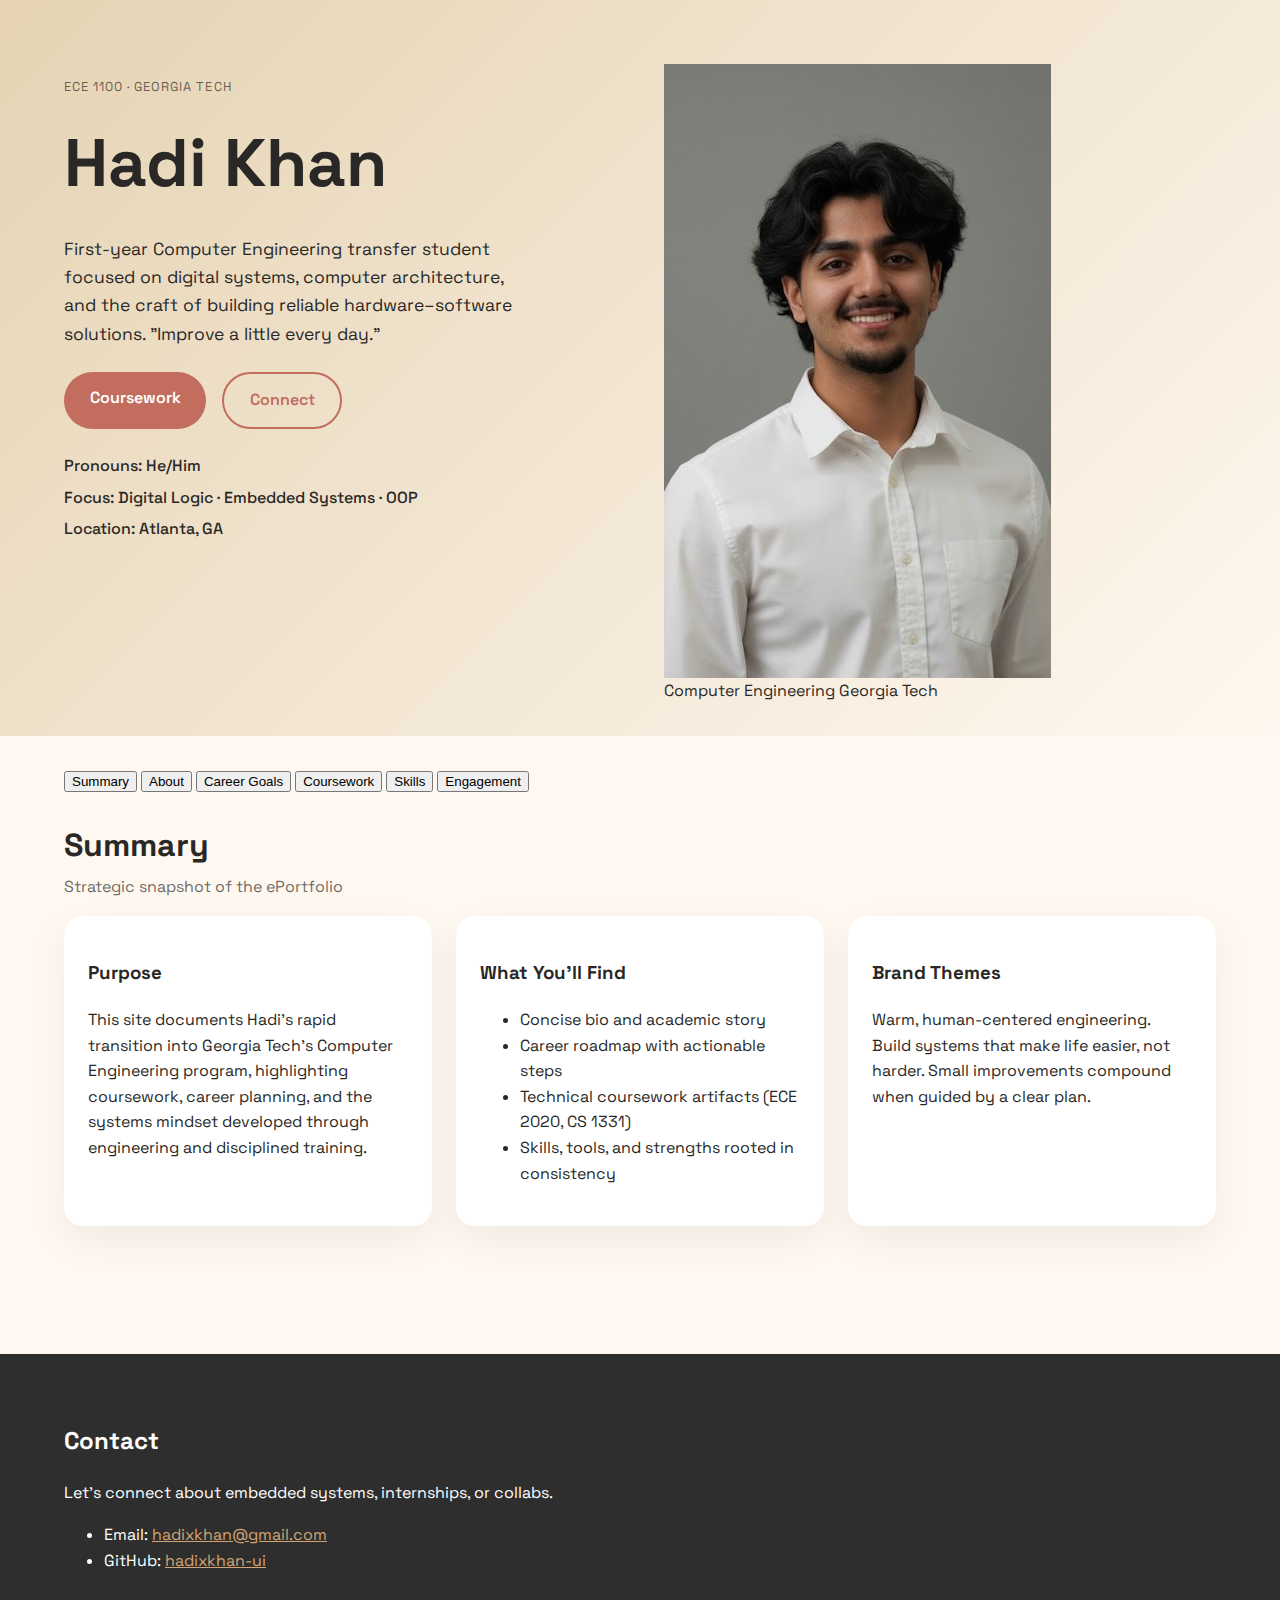
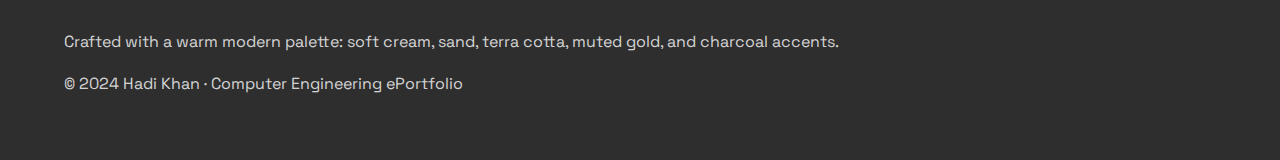
<file: index.html>
<!DOCTYPE html>
<html lang="en">
  <head>
    <meta charset="UTF-8" />
    <meta name="viewport" content="width=device-width, initial-scale=1" />
    <title>Hadi Khan | Computer Engineering ePortfolio</title>
    <link rel="preconnect" href="https://fonts.googleapis.com" />
    <link rel="preconnect" href="https://fonts.gstatic.com" crossorigin />
    <link
      href="https://fonts.googleapis.com/css2?family=Space+Grotesk:wght@400;500;600&display=swap"
      rel="stylesheet"
    />
    <link rel="stylesheet" href="styles.css" />
  </head>
  <body>
    <header class="hero" id="home">
      <div class="hero__content">
        <p class="eyebrow">ECE 1100 · Georgia Tech</p>
        <h1>Hadi Khan</h1>
        <p class="lead">
          First-year Computer Engineering transfer student focused on digital
          systems, computer architecture, and the craft of building reliable
          hardware–software solutions. "Improve a little every day."
        </p>
        <div class="hero__cta">
          <a class="btn js-tab-link" href="#coursework" data-tab-target="coursework"
            >Coursework</a
          >
          <a class="btn btn--ghost" href="#contact">Connect</a>
        </div>
        <ul class="hero__details">
          <li>Pronouns: He/Him</li>
          <li>Focus: Digital Logic · Embedded Systems · OOP</li>
          <li>Location: Atlanta, GA</li>
        </ul>
      </div>
      <div class="hero__media">
        <div class="hero__portrait">
          <img
            src="./headshot.png"
            alt="Professional headshot of Hadi Khan"
            loading="lazy"
          />
        </div>
        <div class="hero__badge">
          <span>Computer Engineering</span>
          <span>Georgia Tech</span>
        </div>
      </div>
    </header>

    <main>
      <div class="tabbed" id="portfolio-tabs">
        <div class="tab-nav" role="tablist" aria-label="Portfolio sections">
          <button
            role="tab"
            aria-selected="true"
            id="tab-summary"
            data-tab="summary"
            class="tab-nav__btn"
            tabindex="0"
          >
            Summary
          </button>
          <button
            role="tab"
            aria-selected="false"
            id="tab-about"
            data-tab="about"
            class="tab-nav__btn"
            tabindex="-1"
          >
            About
          </button>
          <button
            role="tab"
            aria-selected="false"
            id="tab-goals"
            data-tab="goals"
            class="tab-nav__btn"
            tabindex="-1"
          >
            Career Goals
          </button>
          <button
            role="tab"
            aria-selected="false"
            id="tab-coursework"
            data-tab="coursework"
            class="tab-nav__btn"
            tabindex="-1"
          >
            Coursework
          </button>
          <button
            role="tab"
            aria-selected="false"
            id="tab-skills"
            data-tab="skills"
            class="tab-nav__btn"
            tabindex="-1"
          >
            Skills
          </button>
          <button
            role="tab"
            aria-selected="false"
            id="tab-involvement"
            data-tab="involvement"
            class="tab-nav__btn"
            tabindex="-1"
          >
            Engagement
          </button>
        </div>

        <section
          class="section tab-panel is-active"
          id="summary"
          role="tabpanel"
          aria-labelledby="tab-summary"
          data-tab="summary"
        >
          <div class="section__header">
            <h2>Summary</h2>
            <p>Strategic snapshot of the ePortfolio</p>
          </div>
          <div class="summary-grid">
            <article>
              <h3>Purpose</h3>
              <p>
                This site documents Hadi's rapid transition into Georgia Tech's
                Computer Engineering program, highlighting coursework, career
                planning, and the systems mindset developed through engineering
                and disciplined training.
              </p>
            </article>
            <article>
              <h3>What You'll Find</h3>
              <ul>
                <li>Concise bio and academic story</li>
                <li>Career roadmap with actionable steps</li>
                <li>Technical coursework artifacts (ECE 2020, CS 1331)</li>
                <li>Skills, tools, and strengths rooted in consistency</li>
              </ul>
            </article>
            <article>
              <h3>Brand Themes</h3>
              <p>
                Warm, human-centered engineering. Build systems that make life
                easier, not harder. Small improvements compound when guided by a
                clear plan.
              </p>
            </article>
          </div>
        </section>

        <section
          class="section tab-panel"
          id="about"
          role="tabpanel"
          aria-labelledby="tab-about"
          data-tab="about"
        >
          <div class="section__header">
            <h2>About Hadi</h2>
            <p>Story, values, and identity</p>
          </div>
          <div class="about">
            <div>
              <h3>Background</h3>
              <p>
                I'm a first-year transfer student majoring in Computer Engineering
                at Georgia Tech. My fascination with how digital systems drive
                everything from wearables to smart homes pushed me to double down
                on computer architecture and embedded design. Coming from a
                transfer background means I'm used to navigating new environments
                quickly—an advantage when working across hardware and software.
              </p>
              <p>
                Outside of class, I document strength training routines and
                explore how structured habits impact performance. Fitness has
                become a sandbox for testing ideas about feedback loops, sensors,
                and actionable data.
              </p>
            </div>
            <div>
              <h3>Value Proposition</h3>
              <p>
                This ePortfolio showcases early Computer Engineering work, a
                process-oriented mindset, and a commitment to building systems
                that elevate everyday performance. Expect disciplined execution,
                clear communication, and a bias toward scalable solutions.
              </p>
              <ul class="tag-list">
                <li>Digital Systems</li>
                <li>Embedded Thinking</li>
                <li>Structured Habits</li>
                <li>Story-driven Communication</li>
              </ul>
            </div>
          </div>
        </section>

        <section
          class="section tab-panel"
          id="goals"
          role="tabpanel"
          aria-labelledby="tab-goals"
          data-tab="goals"
        >
          <div class="section__header">
            <h2>Career Goals</h2>
            <p>Roadmap from now to the next decade</p>
          </div>
          <div class="timeline">
            <article>
              <h3>Now–2025</h3>
              <p>
                Solidify fundamentals in digital logic, computer architecture, and
                Java-based software design. Translate class projects into GitHub
                repositories that highlight clean documentation and testing.
              </p>
              <ul>
                <li>Deepen mastery of Boolean simplification and FSM design</li>
                <li>Build embedded mini-projects combining sensors + microcontrollers</li>
                <li>Attend IDC and Create-X info sessions to map opportunities</li>
              </ul>
            </article>
            <article>
              <h3>Summer 2026</h3>
              <p>
                Secure a software or embedded-systems internship where I can own a
                feature across the hardware/software boundary. Target teams that
                value disciplined testing and documentation.
              </p>
              <ul>
                <li>Leverage coursework artifacts + GitHub as evidence</li>
                <li>Network through transfer student communities</li>
                <li>Practice elevator pitch weekly to refine narrative</li>
              </ul>
            </article>
            <article>
              <h3>2027–2030</h3>
              <p>
                Become a Computer Engineer designing integrated systems that make
                people's routines smarter. Long-term, launch a fitness-tech brand
                that merges embedded hardware, thoughtful software, and data that
                actually motivates people.
              </p>
              <ul>
                <li>Contribute to system design or embedded product teams</li>
                <li>Prototype wearable concepts with custom firmware</li>
                <li>Build partnerships between engineering + performance spaces</li>
              </ul>
            </article>
          </div>
        </section>

        <section
          class="section tab-panel"
          id="coursework"
          role="tabpanel"
          aria-labelledby="tab-coursework"
          data-tab="coursework"
        >
          <div class="section__header">
            <h2>Coursework Highlights</h2>
            <p>Focused Computer Engineering foundation</p>
          </div>
          <div class="course-grid">
            <article>
              <header>
                <p class="eyebrow">ECE 2020 · In progress</p>
                <h3>Digital System Design</h3>
              </header>
              <p>
                Exploring the full lifecycle of digital logic—from Boolean algebra
                to sequential circuits. I mapped Karnaugh simplifications and
                designed combinational modules that fed directly into Mealy/Moore
                state machines.
              </p>
              <ul>
                <li>Developed decoder/encoder mini-projects with clear timing tables</li>
                <li>Analyzed propagation delays to choose optimal implementations</li>
                <li>Documented each lab in VS Code using Git version control</li>
              </ul>
              <div class="artifact">
                <h4>Lab Artifact</h4>
                <p>
                  Produced a sequential logic walkthrough showing how a Moore
                  machine stabilizes a strength-training timer. The write-up
                  connects logic diagrams to repeatable daily routines.
                </p>
              </div>
            </article>
            <article>
              <header>
                <p class="eyebrow">CS 1331 · In progress</p>
                <h3>Object-Oriented Programming (Java)</h3>
              </header>
              <p>
                Reinforced core OOP with recursion, inheritance, abstract classes,
                and interfaces. Practiced writing Comparable implementations and
                robust exception handling for file I/O utilities.
              </p>
              <ul>
                <li>Built modular Java libraries with JDK 11 & 21</li>
                <li>Used UML sketches to guide class hierarchy decisions</li>
                <li>Integrated GitHub workflows for peer feedback</li>
              </ul>
              <div class="artifact">
                <h4>Project Snapshot</h4>
                <p>
                  Designed a progress-tracking CLI that parses workout logs,
                  demonstrates recursion for nested summaries, and mirrors the
                  "small improvements compound" mindset.
                </p>
              </div>
            </article>
          </div>
        </section>

        <section
          class="section tab-panel"
          id="skills"
          role="tabpanel"
          aria-labelledby="tab-skills"
          data-tab="skills"
        >
          <div class="section__header">
            <h2>Skills & Tools</h2>
            <p>Technical depth plus disciplined habits</p>
          </div>
          <div class="skills">
            <div>
              <h3>Technical</h3>
              <ul>
                <li>Java, Python, foundational C</li>
                <li>State machine modeling & Boolean algebra</li>
                <li>Recursion, algorithm analysis, file I/O</li>
                <li>VS Code, Git/GitHub, JDK 11 & 21</li>
              </ul>
            </div>
            <div>
              <h3>Process</h3>
              <ul>
                <li>Structured lab documentation</li>
                <li>Story-driven presentations</li>
                <li>Project planning & milestone tracking</li>
                <li>Consistency through fitness discipline</li>
              </ul>
            </div>
            <div>
              <h3>Currently Exploring</h3>
              <ul>
                <li>Embedded microcontrollers + sensor integration</li>
                <li>SystemVerilog fundamentals</li>
                <li>Data-informed coaching tools</li>
              </ul>
            </div>
          </div>
        </section>

        <section
          class="section tab-panel"
          id="involvement"
          role="tabpanel"
          aria-labelledby="tab-involvement"
          data-tab="involvement"
        >
          <div class="section__header">
            <h2>Engagement & Interests</h2>
            <p>Where engineering meets performance</p>
          </div>
          <div class="involvement">
            <article>
              <h3>Strength Training</h3>
              <p>
                Treating the gym as a living lab for consistency metrics. I log
                every session, compare expected vs. actual output, and translate
                the insights to engineering habits.
              </p>
            </article>
            <article>
              <h3>Tech & Fitness Content</h3>
              <p>
                Sharing quick breakdowns of how wearable data can be more useful
                through better UI and smarter defaults. Helps practice concise
                storytelling for technical ideas.
              </p>
            </article>
            <article>
              <h3>Transfer Community</h3>
              <p>
                Building study systems with other transfer students—weekly focus
                blocks, shared GitHub repositories, and accountability check-ins to
                maintain momentum.
              </p>
            </article>
          </div>
        </section>
      </div>
    </main>

    <footer id="contact">
      <div>
        <h2>Contact</h2>
        <p>Let's connect about embedded systems, internships, or collabs.</p>
        <ul>
          <li>Email: <a href="mailto:hadixkhan@gmail.com">hadixkhan@gmail.com</a></li>
          <li>GitHub: <a href="https://github.com/hadixkhan-ui">hadixkhan-ui</a></li>
        </ul>
      </div>
      <div class="footer-note">
        <p>
          Crafted with a warm modern palette: soft cream, sand, terra cotta,
          muted gold, and charcoal accents.
        </p>
        <p>© 2024 Hadi Khan · Computer Engineering ePortfolio</p>
      </div>
    </footer>

    <script src="tabs.js" defer></script>
  </body>
</html>
</file>
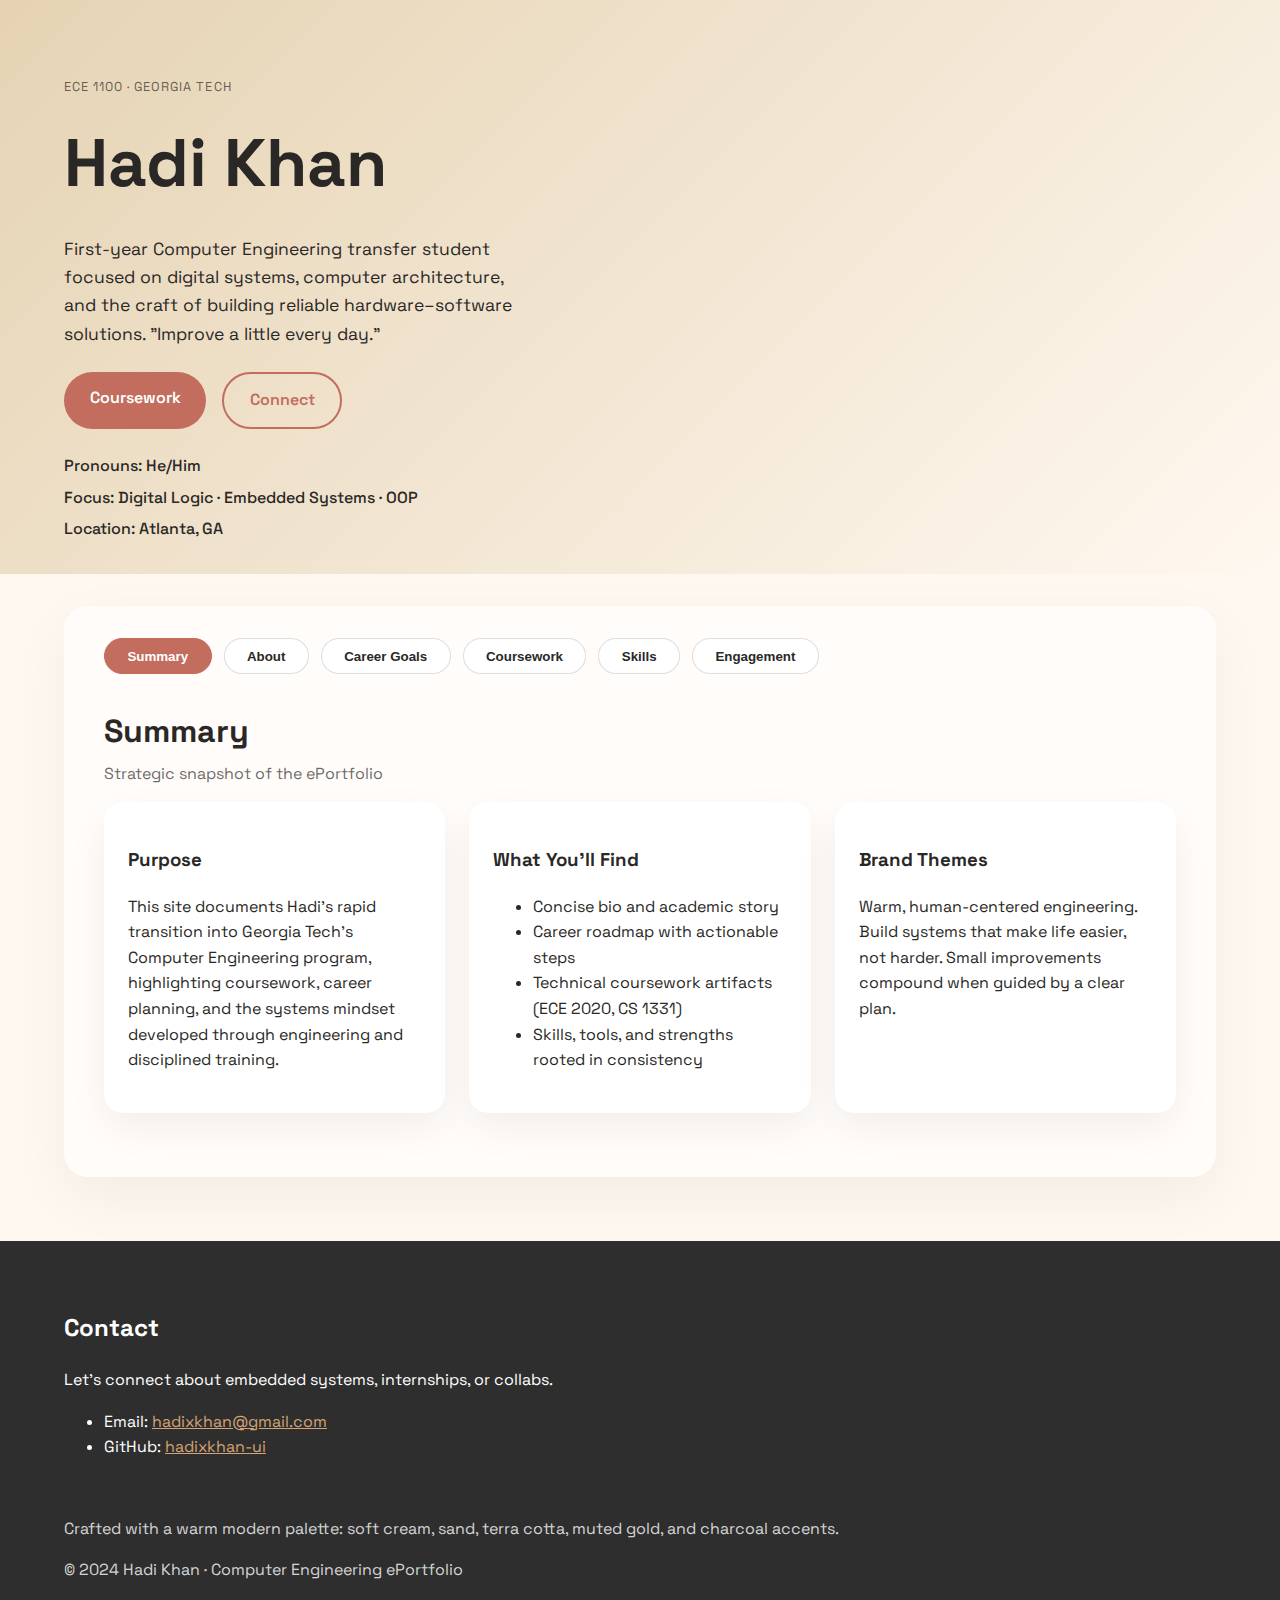
<file: docs/index.html>
<!DOCTYPE html>
<html lang="en">
  <head>
    <meta charset="UTF-8" />
    <meta name="viewport" content="width=device-width, initial-scale=1" />
    <title>Hadi Khan | Computer Engineering ePortfolio</title>
    <link rel="preconnect" href="https://fonts.googleapis.com" />
    <link rel="preconnect" href="https://fonts.gstatic.com" crossorigin />
    <link
      href="https://fonts.googleapis.com/css2?family=Space+Grotesk:wght@400;500;600&display=swap"
      rel="stylesheet"
    />
    <link rel="stylesheet" href="styles.css" />
  </head>
  <body>
    <header class="hero" id="home">
      <div class="hero__content">
        <p class="eyebrow">ECE 1100 · Georgia Tech</p>
        <h1>Hadi Khan</h1>
        <p class="lead">
          First-year Computer Engineering transfer student focused on digital
          systems, computer architecture, and the craft of building reliable
          hardware–software solutions. "Improve a little every day."
        </p>
        <div class="hero__cta">
          <a class="btn js-tab-link" href="#coursework" data-tab-target="coursework"
            >Coursework</a
          >
          <a class="btn btn--ghost" href="#contact">Connect</a>
        </div>
        <ul class="hero__details">
          <li>Pronouns: He/Him</li>
          <li>Focus: Digital Logic · Embedded Systems · OOP</li>
          <li>Location: Atlanta, GA</li>
        </ul>
      </div>
    </header>

    <main>
      <div class="tabbed" id="portfolio-tabs">
        <div class="tab-nav" role="tablist" aria-label="Portfolio sections">
          <button
            role="tab"
            aria-selected="true"
            id="tab-summary"
            data-tab="summary"
            class="tab-nav__btn"
            tabindex="0"
          >
            Summary
          </button>
          <button
            role="tab"
            aria-selected="false"
            id="tab-about"
            data-tab="about"
            class="tab-nav__btn"
            tabindex="-1"
          >
            About
          </button>
          <button
            role="tab"
            aria-selected="false"
            id="tab-goals"
            data-tab="goals"
            class="tab-nav__btn"
            tabindex="-1"
          >
            Career Goals
          </button>
          <button
            role="tab"
            aria-selected="false"
            id="tab-coursework"
            data-tab="coursework"
            class="tab-nav__btn"
            tabindex="-1"
          >
            Coursework
          </button>
          <button
            role="tab"
            aria-selected="false"
            id="tab-skills"
            data-tab="skills"
            class="tab-nav__btn"
            tabindex="-1"
          >
            Skills
          </button>
          <button
            role="tab"
            aria-selected="false"
            id="tab-involvement"
            data-tab="involvement"
            class="tab-nav__btn"
            tabindex="-1"
          >
            Engagement
          </button>
        </div>

        <section
          class="section tab-panel is-active"
          id="summary"
          role="tabpanel"
          aria-labelledby="tab-summary"
          data-tab="summary"
        >
        <div class="section__header">
          <h2>Summary</h2>
          <p>Strategic snapshot of the ePortfolio</p>
        </div>
        <div class="summary-grid">
          <article>
            <h3>Purpose</h3>
            <p>
              This site documents Hadi's rapid transition into Georgia Tech's
              Computer Engineering program, highlighting coursework, career
              planning, and the systems mindset developed through engineering
              and disciplined training.
            </p>
          </article>
          <article>
            <h3>What You'll Find</h3>
            <ul>
              <li>Concise bio and academic story</li>
              <li>Career roadmap with actionable steps</li>
              <li>Technical coursework artifacts (ECE 2020, CS 1331)</li>
              <li>Skills, tools, and strengths rooted in consistency</li>
            </ul>
          </article>
          <article>
            <h3>Brand Themes</h3>
            <p>
              Warm, human-centered engineering. Build systems that make life
              easier, not harder. Small improvements compound when guided by a
              clear plan.
            </p>
          </article>
        </div>
        </section>

        <section
          class="section tab-panel"
          id="about"
          role="tabpanel"
          aria-labelledby="tab-about"
          data-tab="about"
        >
        <div class="section__header">
          <h2>About Hadi</h2>
          <p>Story, values, and identity</p>
        </div>
        <div class="about">
          <div>
            <h3>Background</h3>
            <p>
              I'm a first-year transfer student majoring in Computer Engineering
              at Georgia Tech. My fascination with how digital systems drive
              everything from wearables to smart homes pushed me to double down
              on computer architecture and embedded design. Coming from a
              transfer background means I'm used to navigating new environments
              quickly—an advantage when working across hardware and software.
            </p>
            <p>
              Outside of class, I document strength training routines and
              explore how structured habits impact performance. Fitness has
              become a sandbox for testing ideas about feedback loops, sensors,
              and actionable data.
            </p>
          </div>
          <div>
            <h3>Value Proposition</h3>
            <p>
              This ePortfolio showcases early Computer Engineering work, a
              process-oriented mindset, and a commitment to building systems
              that elevate everyday performance. Expect disciplined execution,
              clear communication, and a bias toward scalable solutions.
            </p>
            <ul class="tag-list">
              <li>Digital Systems</li>
              <li>Embedded Thinking</li>
              <li>Structured Habits</li>
              <li>Story-driven Communication</li>
            </ul>
          </div>
        </div>
        </section>

        <section
          class="section tab-panel"
          id="goals"
          role="tabpanel"
          aria-labelledby="tab-goals"
          data-tab="goals"
        >
        <div class="section__header">
          <h2>Career Goals</h2>
          <p>Roadmap from now to the next decade</p>
        </div>
        <div class="timeline">
          <article>
            <h3>Now–2025</h3>
            <p>
              Solidify fundamentals in digital logic, computer architecture, and
              Java-based software design. Translate class projects into GitHub
              repositories that highlight clean documentation and testing.
            </p>
            <ul>
              <li>Deepen mastery of Boolean simplification and FSM design</li>
              <li>Build embedded mini-projects combining sensors + microcontrollers</li>
              <li>Attend IDC and Create-X info sessions to map opportunities</li>
            </ul>
          </article>
          <article>
            <h3>Summer 2026</h3>
            <p>
              Secure a software or embedded-systems internship where I can own a
              feature across the hardware/software boundary. Target teams that
              value disciplined testing and documentation.
            </p>
            <ul>
              <li>Leverage coursework artifacts + GitHub as evidence</li>
              <li>Network through transfer student communities</li>
              <li>Practice elevator pitch weekly to refine narrative</li>
            </ul>
          </article>
          <article>
            <h3>2027–2030</h3>
            <p>
              Become a Computer Engineer designing integrated systems that make
              people's routines smarter. Long-term, launch a fitness-tech brand
              that merges embedded hardware, thoughtful software, and data that
              actually motivates people.
            </p>
            <ul>
              <li>Contribute to system design or embedded product teams</li>
              <li>Prototype wearable concepts with custom firmware</li>
              <li>Build partnerships between engineering + performance spaces</li>
            </ul>
          </article>
        </div>
        </section>

        <section
          class="section tab-panel"
          id="coursework"
          role="tabpanel"
          aria-labelledby="tab-coursework"
          data-tab="coursework"
        >
        <div class="section__header">
          <h2>Coursework Highlights</h2>
          <p>Focused Computer Engineering foundation</p>
        </div>
        <div class="course-grid">
          <article>
            <header>
              <p class="eyebrow">ECE 2020 · In progress</p>
              <h3>Digital System Design</h3>
            </header>
            <p>
              Exploring the full lifecycle of digital logic—from Boolean algebra
              to sequential circuits. I mapped Karnaugh simplifications and
              designed combinational modules that fed directly into Mealy/Moore
              state machines.
            </p>
            <ul>
              <li>Developed decoder/encoder mini-projects with clear timing tables</li>
              <li>Analyzed propagation delays to choose optimal implementations</li>
              <li>Documented each lab in VS Code using Git version control</li>
            </ul>
            <div class="artifact">
              <h4>Lab Artifact</h4>
              <p>
                Produced a sequential logic walkthrough showing how a Moore
                machine stabilizes a strength-training timer. The write-up
                connects logic diagrams to repeatable daily routines.
              </p>
            </div>
          </article>
          <article>
            <header>
              <p class="eyebrow">CS 1331 · Completed</p>
              <h3>Object-Oriented Programming (Java)</h3>
            </header>
            <p>
              Reinforced core OOP with recursion, inheritance, abstract classes,
              and interfaces. Practiced writing Comparable implementations and
              robust exception handling for file I/O utilities.
            </p>
            <ul>
              <li>Built modular Java libraries with JDK 11 & 21</li>
              <li>Used UML sketches to guide class hierarchy decisions</li>
              <li>Integrated GitHub workflows for peer feedback</li>
            </ul>
            <div class="artifact">
              <h4>Project Snapshot</h4>
              <p>
                Designed a progress-tracking CLI that parses workout logs,
                demonstrates recursion for nested summaries, and mirrors the
                "small improvements compound" mindset.
              </p>
            </div>
          </article>
        </div>
        </section>

        <section
          class="section tab-panel"
          id="skills"
          role="tabpanel"
          aria-labelledby="tab-skills"
          data-tab="skills"
        >
        <div class="section__header">
          <h2>Skills & Tools</h2>
          <p>Technical depth plus disciplined habits</p>
        </div>
        <div class="skills">
          <div>
            <h3>Technical</h3>
            <ul>
              <li>Java, Python, foundational C</li>
              <li>State machine modeling & Boolean algebra</li>
              <li>Recursion, algorithm analysis, file I/O</li>
              <li>VS Code, Git/GitHub, JDK 11 & 21</li>
            </ul>
          </div>
          <div>
            <h3>Process</h3>
            <ul>
              <li>Structured lab documentation</li>
              <li>Story-driven presentations</li>
              <li>Project planning & milestone tracking</li>
              <li>Consistency through fitness discipline</li>
            </ul>
          </div>
          <div>
            <h3>Currently Exploring</h3>
            <ul>
              <li>Embedded microcontrollers + sensor integration</li>
              <li>SystemVerilog fundamentals</li>
              <li>Data-informed coaching tools</li>
            </ul>
          </div>
        </div>
        </section>

        <section
          class="section tab-panel"
          id="involvement"
          role="tabpanel"
          aria-labelledby="tab-involvement"
          data-tab="involvement"
        >
        <div class="section__header">
          <h2>Engagement & Interests</h2>
          <p>Where engineering meets performance</p>
        </div>
        <div class="involvement">
          <article>
            <h3>Strength Training</h3>
            <p>
              Treating the gym as a living lab for consistency metrics. I log
              every session, compare expected vs. actual output, and translate
              the insights to engineering habits.
            </p>
          </article>
          <article>
            <h3>Tech & Fitness Content</h3>
            <p>
              Sharing quick breakdowns of how wearable data can be more useful
              through better UI and smarter defaults. Helps practice concise
              storytelling for technical ideas.
            </p>
          </article>
          <article>
            <h3>Transfer Community</h3>
            <p>
              Building study systems with other transfer students—weekly focus
              blocks, shared GitHub repositories, and accountability check-ins to
              maintain momentum.
            </p>
          </article>
        </div>
        </section>
      </div>
    </main>

    <footer id="contact">
      <div>
        <h2>Contact</h2>
        <p>Let's connect about embedded systems, internships, or collabs.</p>
        <ul>
          <li>Email: <a href="mailto:hadixkhan@gmail.com">hadixkhan@gmail.com</a></li>
          <li>GitHub: <a href="https://github.com/hadixkhan-ui">hadixkhan-ui</a></li>
        </ul>
      </div>
      <div class="footer-note">
        <p>
          Crafted with a warm modern palette: soft cream, sand, terra cotta,
          muted gold, and charcoal accents.
        </p>
        <p>© 2024 Hadi Khan · Computer Engineering ePortfolio</p>
      </div>
    </footer>

    <script src="tabs.js" defer></script>
  </body>
</html>
</file>
<file: styles.css>
:root {
  --cream: #fff8f0;
  --sand: #e5d3b3;
  --terra: #c26d5e;
  --charcoal: #2e2e2e;
  --gold: #d4a373;
  --text: #2a2826;
}

* {
  box-sizing: border-box;
}

body {
  margin: 0;
  font-family: "Space Grotesk", system-ui, -apple-system, BlinkMacSystemFont,
    "Segoe UI", sans-serif;
  background: var(--cream);
  color: var(--text);
  line-height: 1.6;
}

img {
  max-width: 100%;
  display: block;
}

section {
  scroll-margin-top: 80px;
}

.hero {
  display: grid;
  grid-template-columns: repeat(auto-fit, minmax(280px, 1fr));
  gap: 3rem;
  padding: 4rem clamp(1.5rem, 5vw, 4rem) 2rem;
  background: linear-gradient(135deg, var(--sand), var(--cream));
  position: relative;
  overflow: hidden;
}

.hero__content h1 {
  font-size: clamp(2.8rem, 6vw, 4.2rem);
  margin: 0.2rem 0 1rem;
}

.hero__content .lead {
  max-width: 42ch;
  font-size: 1.1rem;
}

.hero__cta {
  display: flex;
  gap: 1rem;
  margin: 1.5rem 0;
  flex-wrap: wrap;
}

.btn {
  padding: 0.85rem 1.6rem;
  border-radius: 999px;
  border: none;
  background: var(--terra);
  color: white;
  text-decoration: none;
  font-weight: 600;
}

.btn--ghost {
  background: transparent;
  color: var(--terra);
  border: 2px solid var(--terra);
}

.hero__details {
  list-style: none;
  padding: 0;
  margin: 0;
  display: grid;
  gap: 0.4rem;
  font-weight: 500;
}

.hero__visual {
  position: relative;
  display: flex;
  flex-direction: column;
  align-items: center;
  justify-content: center;
}

.avatar-frame {
  background: white;
  padding: 1rem;
  border-radius: 1.5rem;
  box-shadow: 0 20px 60px rgba(0, 0, 0, 0.08);
  width: min(300px, 90%);
  text-align: center;
}

.avatar-placeholder {
  background: var(--gold);
  color: white;
  padding: 4rem 1rem;
  border-radius: 1rem;
  font-weight: 600;
  letter-spacing: 0.04em;
}

.caption {
  display: block;
  margin-top: 0.6rem;
  font-size: 0.9rem;
  color: rgba(46, 46, 46, 0.7);
}

.shape {
  position: absolute;
  width: 180px;
  height: 180px;
  border-radius: 40% 60% 45% 55%;
  opacity: 0.35;
  mix-blend-mode: multiply;
}

.shape--one {
  background: var(--terra);
  top: 15%;
  right: 5%;
}

.shape--two {
  background: var(--gold);
  bottom: 5%;
  left: 10%;
}

main {
  padding: 2rem clamp(1.5rem, 5vw, 4rem) 4rem;
}

.section {
  margin-bottom: 4rem;
}

.section__header h2 {
  margin-bottom: 0.2rem;
  font-size: 2rem;
}

.section__header p {
  margin-top: 0;
  color: rgba(42, 40, 38, 0.7);
}

.summary-grid,
.course-grid,
.skills,
.involvement,
.about {
  display: grid;
  gap: 1.5rem;
}

.summary-grid {
  grid-template-columns: repeat(auto-fit, minmax(220px, 1fr));
}

.course-grid {
  grid-template-columns: repeat(auto-fit, minmax(280px, 1fr));
}

.skills,
.involvement,
.about {
  grid-template-columns: repeat(auto-fit, minmax(240px, 1fr));
}

article,
.about > div,
.skills > div {
  background: white;
  border-radius: 1.2rem;
  padding: 1.5rem;
  box-shadow: 0 15px 40px rgba(0, 0, 0, 0.06);
}

.eyebrow {
  text-transform: uppercase;
  font-size: 0.8rem;
  letter-spacing: 0.08em;
  color: rgba(42, 40, 38, 0.7);
}

.tag-list {
  display: flex;
  flex-wrap: wrap;
  list-style: none;
  padding: 0;
  gap: 0.5rem;
}

.tag-list li {
  background: rgba(210, 163, 115, 0.15);
  padding: 0.4rem 0.8rem;
  border-radius: 999px;
  font-size: 0.85rem;
}

.timeline {
  display: grid;
  grid-template-columns: repeat(auto-fit, minmax(240px, 1fr));
  gap: 1.5rem;
}

.timeline article {
  border-top: 4px solid var(--terra);
}

.artifact {
  margin-top: 1rem;
  padding: 1rem;
  border-radius: 1rem;
  background: rgba(194, 109, 94, 0.07);
}

footer {
  background: var(--charcoal);
  color: white;
  padding: 3rem clamp(1.5rem, 5vw, 4rem);
  display: grid;
  gap: 1.5rem;
}

footer a {
  color: var(--gold);
}

.footer-note {
  color: rgba(255, 255, 255, 0.8);
}

@media (max-width: 600px) {
  .hero {
    padding-top: 3rem;
  }
}
</file>
<file: docs/styles.css>
:root {
  --cream: #fff8f0;
  --sand: #e5d3b3;
  --terra: #c26d5e;
  --charcoal: #2e2e2e;
  --gold: #d4a373;
  --text: #2a2826;
}

* {
  box-sizing: border-box;
}

body {
  margin: 0;
  font-family: "Space Grotesk", system-ui, -apple-system, BlinkMacSystemFont,
    "Segoe UI", sans-serif;
  background: var(--cream);
  color: var(--text);
  line-height: 1.6;
}

img {
  max-width: 100%;
  display: block;
}

section {
  scroll-margin-top: 80px;
}

.hero {
  display: grid;
  grid-template-columns: repeat(auto-fit, minmax(280px, 1fr));
  gap: 3rem;
  padding: 4rem clamp(1.5rem, 5vw, 4rem) 2rem;
  background: linear-gradient(135deg, var(--sand), var(--cream));
  position: relative;
  overflow: hidden;
}

.hero__content h1 {
  font-size: clamp(2.8rem, 6vw, 4.2rem);
  margin: 0.2rem 0 1rem;
}

.hero__content .lead {
  max-width: 42ch;
  font-size: 1.1rem;
}

.hero__cta {
  display: flex;
  gap: 1rem;
  margin: 1.5rem 0;
  flex-wrap: wrap;
}

.btn {
  padding: 0.85rem 1.6rem;
  border-radius: 999px;
  border: none;
  background: var(--terra);
  color: white;
  text-decoration: none;
  font-weight: 600;
}

.btn--ghost {
  background: transparent;
  color: var(--terra);
  border: 2px solid var(--terra);
}

.hero__details {
  list-style: none;
  padding: 0;
  margin: 0;
  display: grid;
  gap: 0.4rem;
  font-weight: 500;
}

main {
  padding: 2rem clamp(1.5rem, 5vw, 4rem) 4rem;
}

.section {
  margin-bottom: 4rem;
}

.tabbed {
  background: rgba(255, 255, 255, 0.6);
  border-radius: 1.5rem;
  padding: 2rem clamp(1rem, 4vw, 2.5rem);
  box-shadow: 0 20px 60px rgba(0, 0, 0, 0.05);
}

.tab-nav {
  display: flex;
  flex-wrap: wrap;
  gap: 0.75rem;
  margin-bottom: 2rem;
}

.tab-nav__btn {
  border: 1px solid rgba(42, 40, 38, 0.15);
  border-radius: 999px;
  padding: 0.6rem 1.4rem;
  background: white;
  font-weight: 600;
  color: var(--text);
  cursor: pointer;
  transition: background 0.2s ease, color 0.2s ease, border 0.2s ease;
}

.tab-nav__btn.is-active,
.tab-nav__btn[aria-selected="true"] {
  background: var(--terra);
  color: white;
  border-color: var(--terra);
}

.tab-panel {
  margin-bottom: 2rem;
}

body.js-enabled .tab-panel {
  display: none;
}

body.js-enabled .tab-panel.is-active {
  display: block;
}

.section__header h2 {
  margin-bottom: 0.2rem;
  font-size: 2rem;
}

.section__header p {
  margin-top: 0;
  color: rgba(42, 40, 38, 0.7);
}

.summary-grid,
.course-grid,
.skills,
.involvement,
.about {
  display: grid;
  gap: 1.5rem;
}

.summary-grid {
  grid-template-columns: repeat(auto-fit, minmax(220px, 1fr));
}

.course-grid {
  grid-template-columns: repeat(auto-fit, minmax(280px, 1fr));
}

.skills,
.involvement,
.about {
  grid-template-columns: repeat(auto-fit, minmax(240px, 1fr));
}

article,
.about > div,
.skills > div {
  background: white;
  border-radius: 1.2rem;
  padding: 1.5rem;
  box-shadow: 0 15px 40px rgba(0, 0, 0, 0.06);
}

.eyebrow {
  text-transform: uppercase;
  font-size: 0.8rem;
  letter-spacing: 0.08em;
  color: rgba(42, 40, 38, 0.7);
}

.tag-list {
  display: flex;
  flex-wrap: wrap;
  list-style: none;
  padding: 0;
  gap: 0.5rem;
}

.tag-list li {
  background: rgba(210, 163, 115, 0.15);
  padding: 0.4rem 0.8rem;
  border-radius: 999px;
  font-size: 0.85rem;
}

.timeline {
  display: grid;
  grid-template-columns: repeat(auto-fit, minmax(240px, 1fr));
  gap: 1.5rem;
}

.timeline article {
  border-top: 4px solid var(--terra);
}

.artifact {
  margin-top: 1rem;
  padding: 1rem;
  border-radius: 1rem;
  background: rgba(194, 109, 94, 0.07);
}

footer {
  background: var(--charcoal);
  color: white;
  padding: 3rem clamp(1.5rem, 5vw, 4rem);
  display: grid;
  gap: 1.5rem;
}

footer a {
  color: var(--gold);
}

.footer-note {
  color: rgba(255, 255, 255, 0.8);
}

@media (max-width: 600px) {
  .hero {
    padding-top: 3rem;
  }
}
</file>
